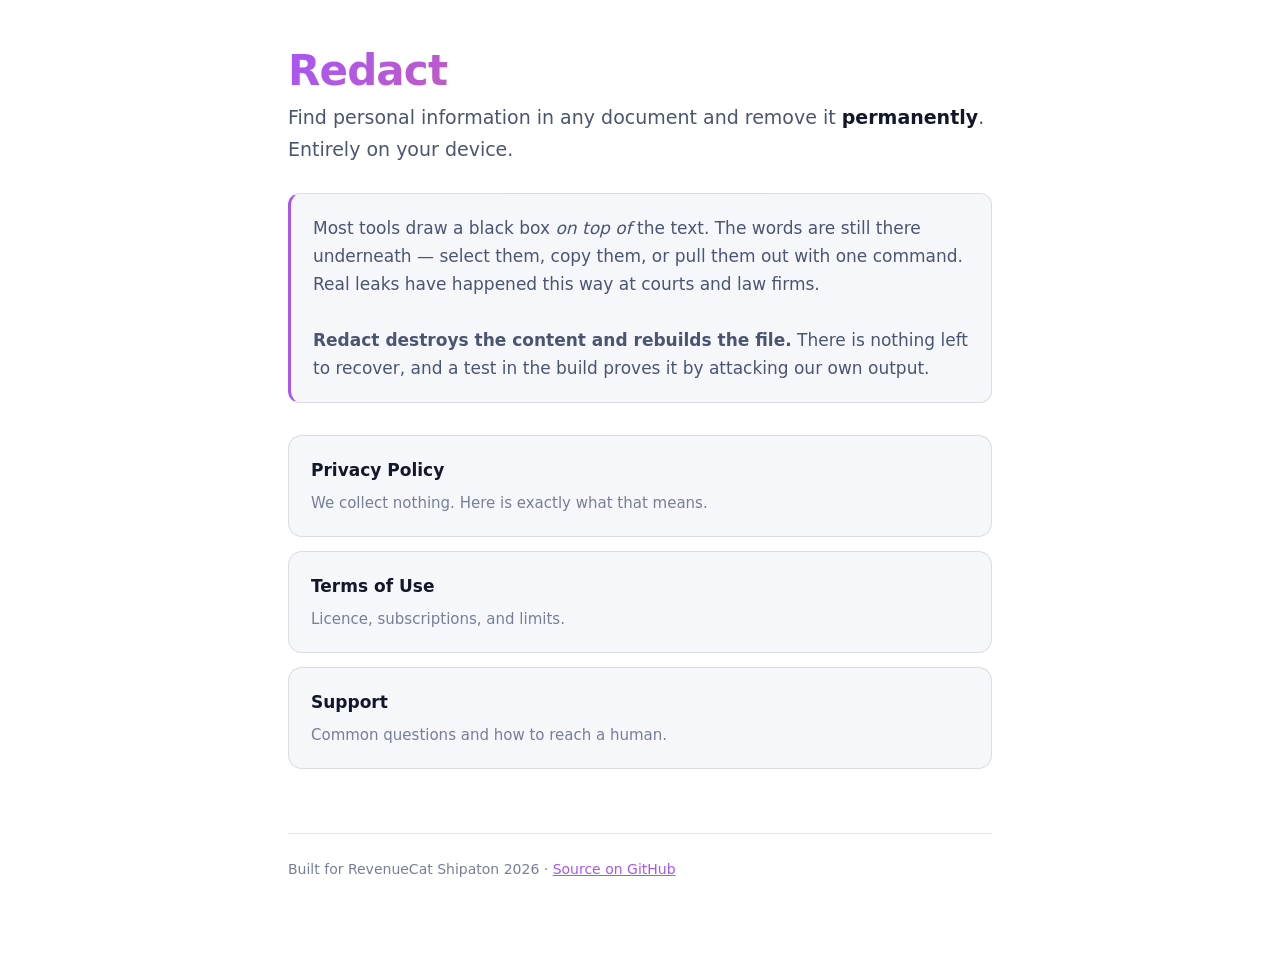
<file: index.html>
<!doctype html>
<html lang="en">
<head>
<meta charset="utf-8">
<meta name="viewport" content="width=device-width,initial-scale=1">
<title>Redact — permanent redaction for iOS</title>
<meta name="description" content="Find personal information in any document and remove it permanently. Entirely on your device.">
<link rel="stylesheet" href="style.css">
</head>
<body>
<main>
  <h1>Redact</h1>
  <p style="font-size:19px">Find personal information in any document and remove it
  <strong>permanently</strong>. Entirely on your device.</p>

  <div class="callout" style="margin-top:28px">
    Most tools draw a black box <em>on top of</em> the text. The words are still there underneath —
    select them, copy them, or pull them out with one command. Real leaks have happened this way at
    courts and law firms.
    <br><br>
    <strong>Redact destroys the content and rebuilds the file.</strong> There is nothing left to
    recover, and a test in the build proves it by attacking our own output.
  </div>

  <div class="tiles">
    <a class="tile" href="privacy.html"><b>Privacy Policy</b><span>We collect nothing. Here is exactly what that means.</span></a>
    <a class="tile" href="terms.html"><b>Terms of Use</b><span>Licence, subscriptions, and limits.</span></a>
    <a class="tile" href="support.html"><b>Support</b><span>Common questions and how to reach a human.</span></a>
  </div>

  <footer>
    Built for RevenueCat Shipaton 2026 ·
    <a href="https://github.com/selvar2/redact-revenue-cat" rel="noopener">Source on GitHub</a>
  </footer>
</main>
</body>
</html>
</file>
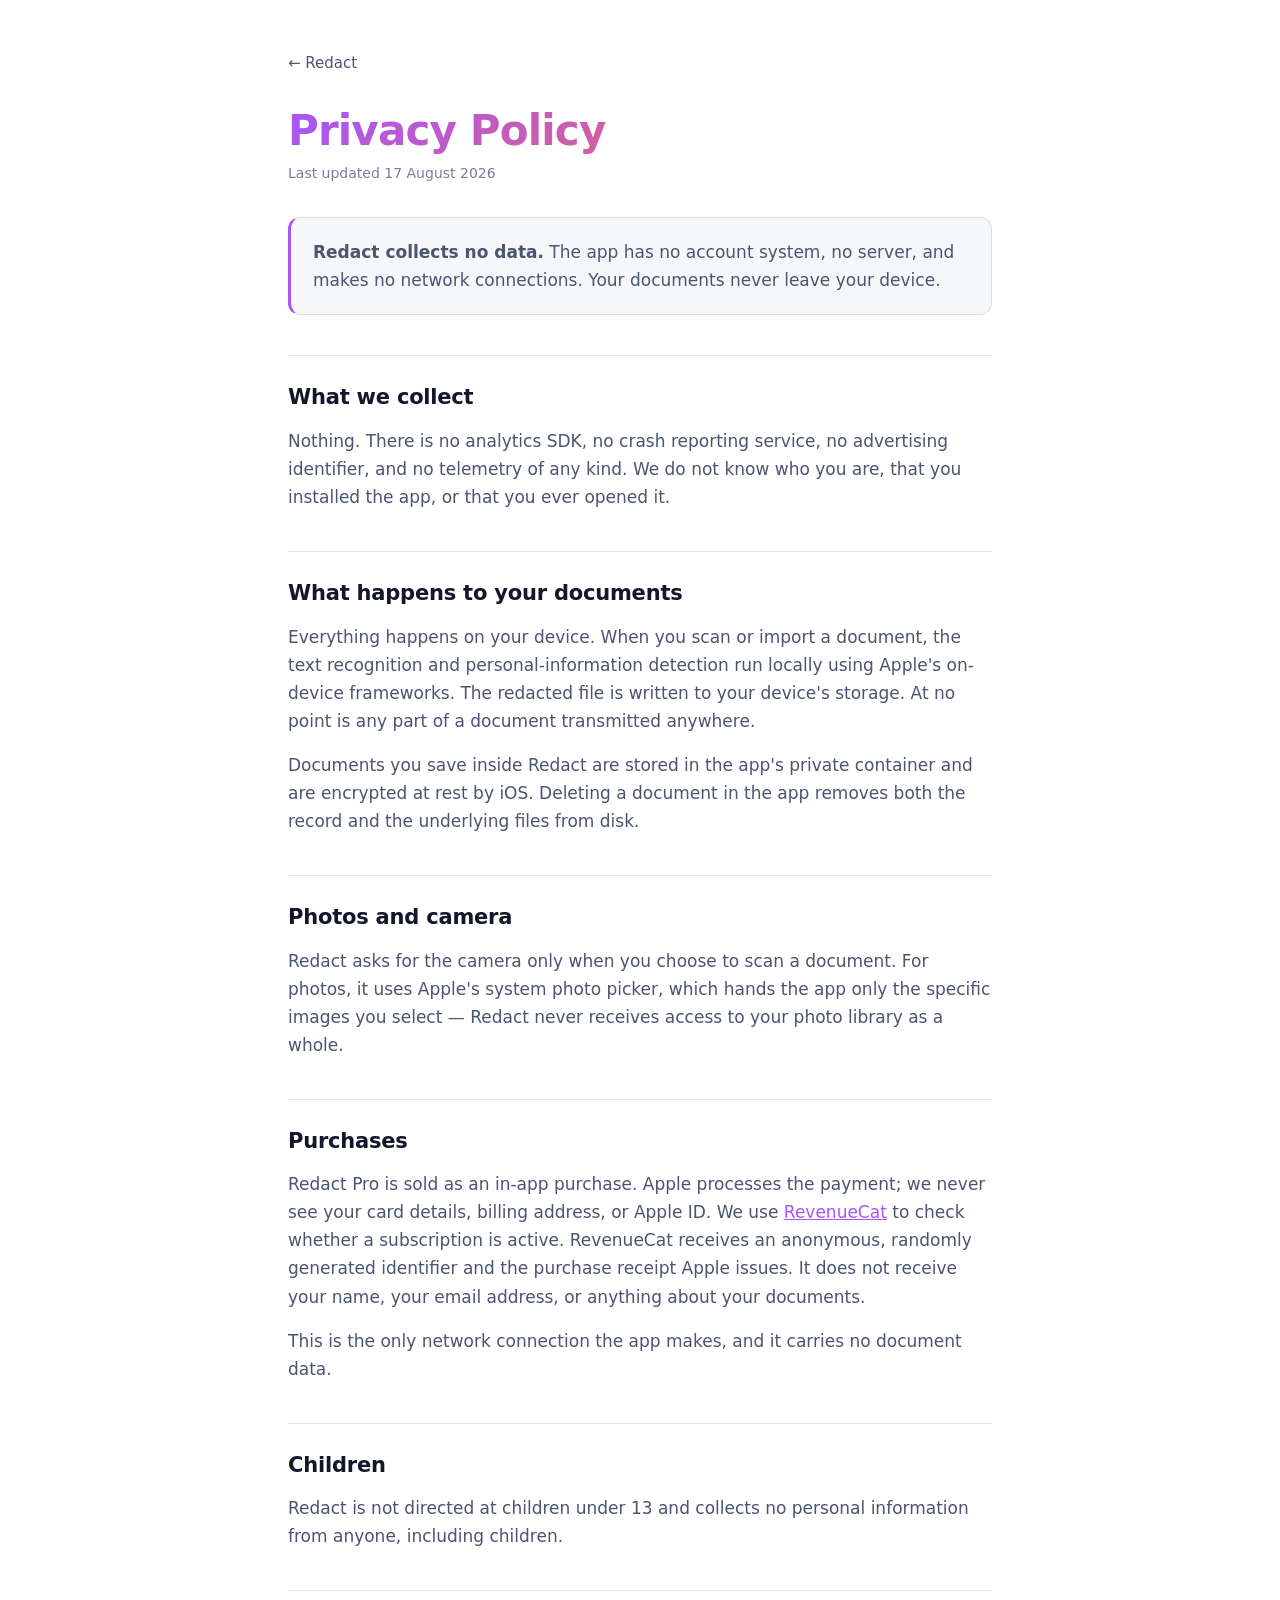
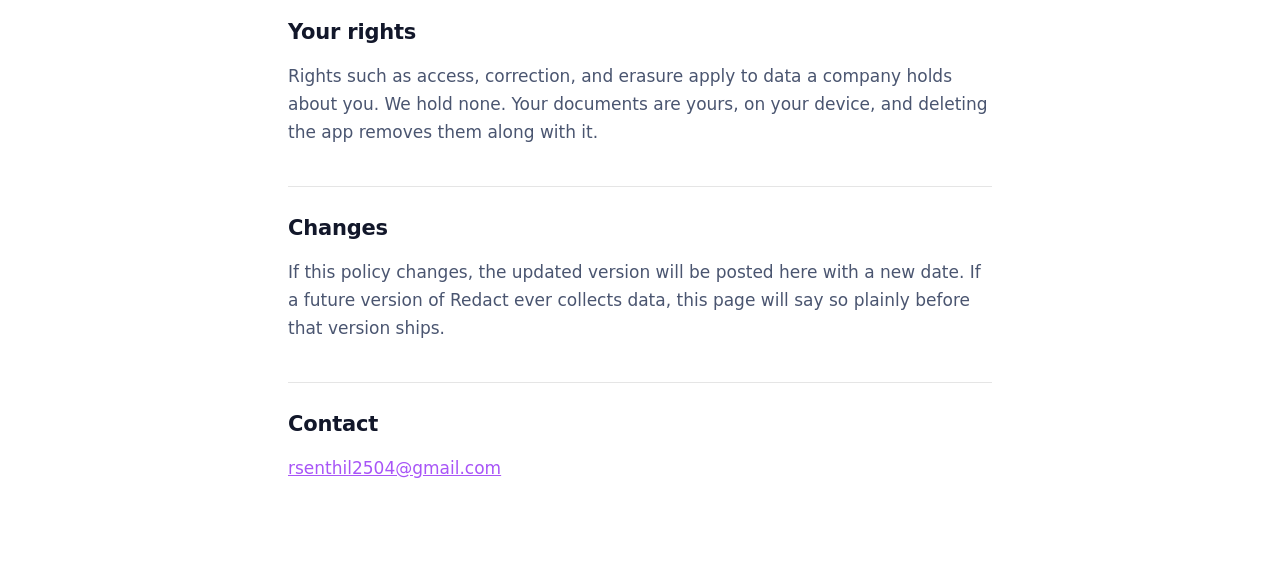
<file: privacy.html>
<!doctype html>
<html lang="en">
<head>
<meta charset="utf-8">
<meta name="viewport" content="width=device-width,initial-scale=1">
<title>Privacy Policy — Redact</title>
<link rel="stylesheet" href="style.css">
</head>
<body>
<main>
  <a class="back" href="./">← Redact</a>
  <h1>Privacy Policy</h1>
  <p class="meta">Last updated 17 August 2026</p>

  <div class="callout">
    <strong>Redact collects no data.</strong> The app has no account system, no server, and makes no
    network connections. Your documents never leave your device.
  </div>

  <h2>What we collect</h2>
  <p>Nothing. There is no analytics SDK, no crash reporting service, no advertising identifier, and
  no telemetry of any kind. We do not know who you are, that you installed the app, or that you ever
  opened it.</p>

  <h2>What happens to your documents</h2>
  <p>Everything happens on your device. When you scan or import a document, the text recognition and
  personal-information detection run locally using Apple's on-device frameworks. The redacted file is
  written to your device's storage. At no point is any part of a document transmitted anywhere.</p>
  <p>Documents you save inside Redact are stored in the app's private container and are encrypted at
  rest by iOS. Deleting a document in the app removes both the record and the underlying files from
  disk.</p>

  <h2>Photos and camera</h2>
  <p>Redact asks for the camera only when you choose to scan a document. For photos, it uses Apple's
  system photo picker, which hands the app only the specific images you select — Redact never
  receives access to your photo library as a whole.</p>

  <h2>Purchases</h2>
  <p>Redact Pro is sold as an in-app purchase. Apple processes the payment; we never see your card
  details, billing address, or Apple ID. We use <a href="https://www.revenuecat.com/privacy/"
  rel="noopener">RevenueCat</a> to check whether a subscription is active. RevenueCat receives an
  anonymous, randomly generated identifier and the purchase receipt Apple issues. It does not receive
  your name, your email address, or anything about your documents.</p>
  <p>This is the only network connection the app makes, and it carries no document data.</p>

  <h2>Children</h2>
  <p>Redact is not directed at children under 13 and collects no personal information from anyone,
  including children.</p>

  <h2>Your rights</h2>
  <p>Rights such as access, correction, and erasure apply to data a company holds about you. We hold
  none. Your documents are yours, on your device, and deleting the app removes them along with it.</p>

  <h2>Changes</h2>
  <p>If this policy changes, the updated version will be posted here with a new date. If a future
  version of Redact ever collects data, this page will say so plainly before that version ships.</p>

  <h2>Contact</h2>
  <p><a href="mailto:rsenthil2504@gmail.com">rsenthil2504@gmail.com</a></p>
</main>
</body>
</html>
</file>
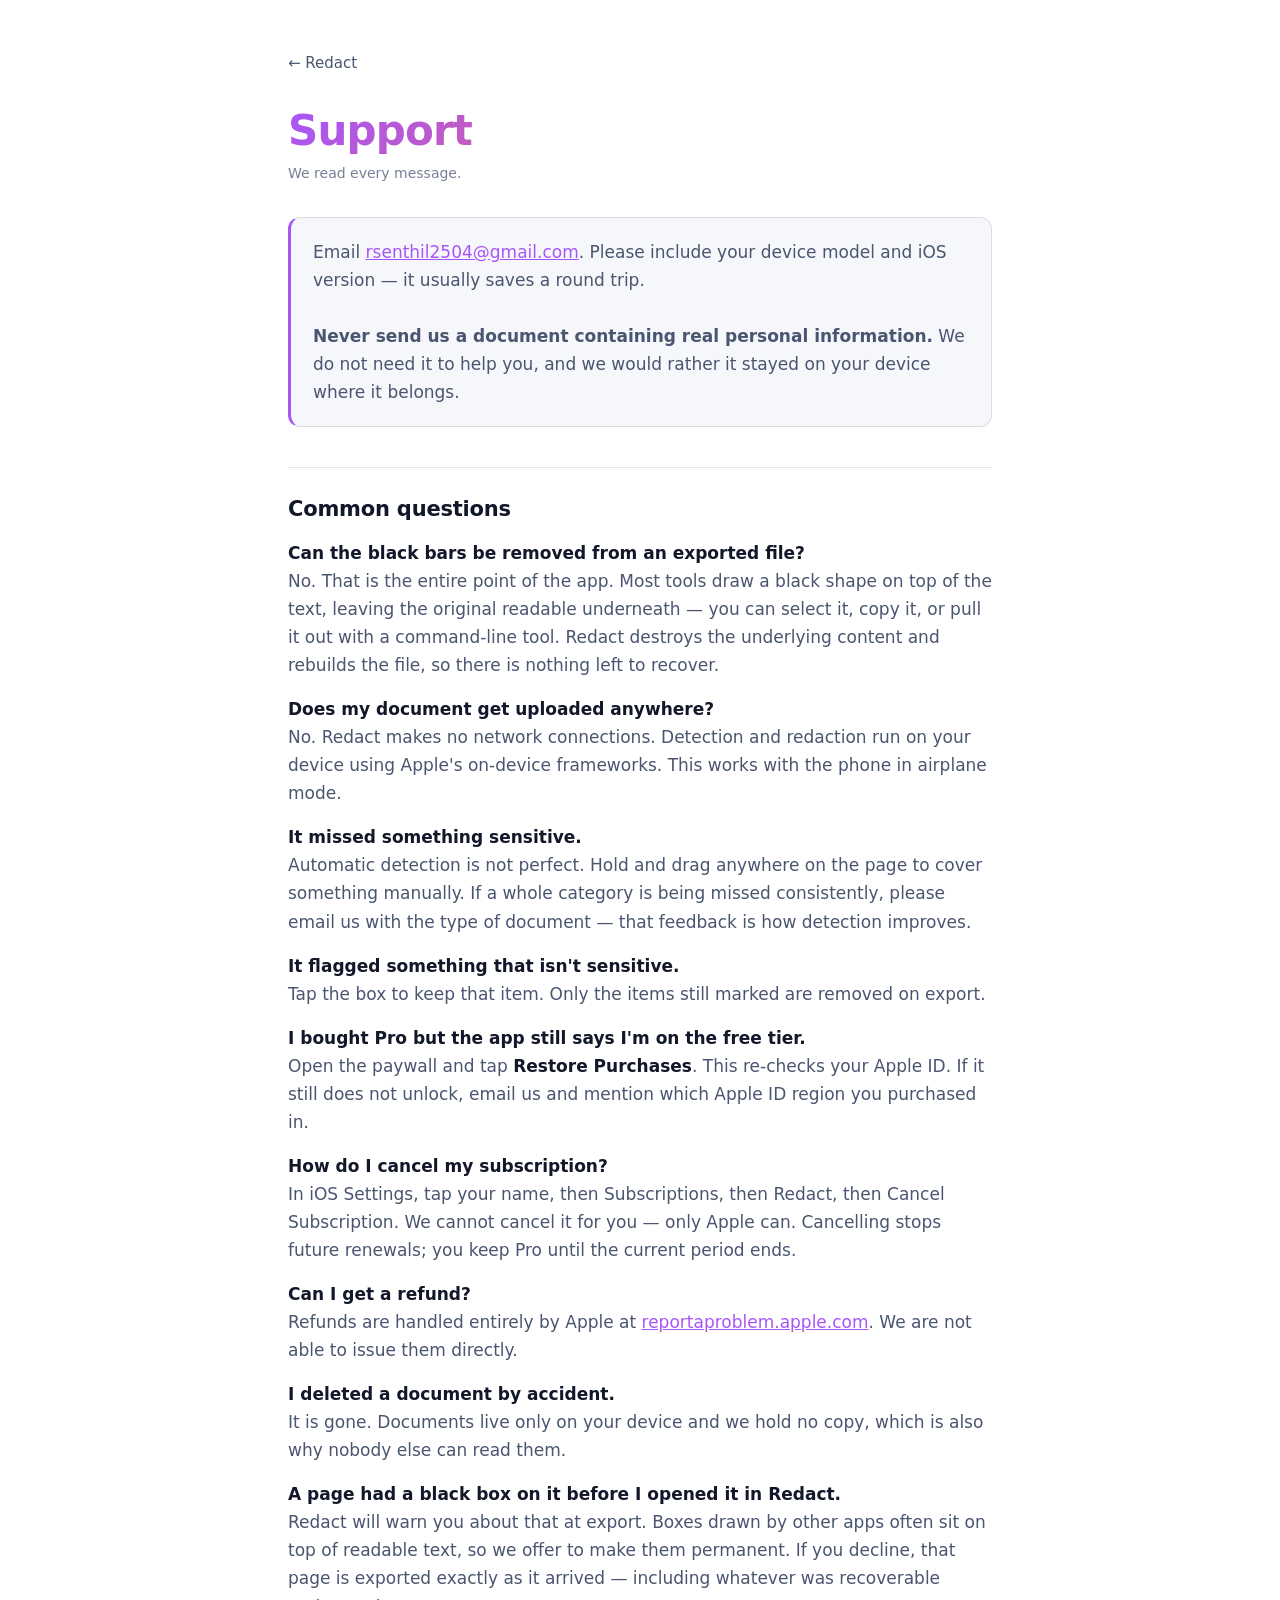
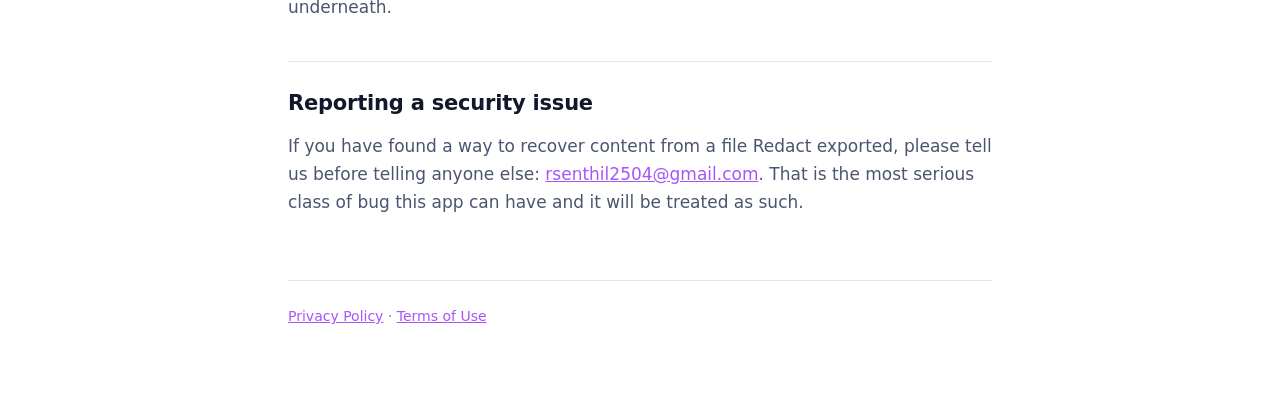
<file: support.html>
<!doctype html>
<html lang="en">
<head>
<meta charset="utf-8">
<meta name="viewport" content="width=device-width,initial-scale=1">
<title>Support — Redact</title>
<link rel="stylesheet" href="style.css">
</head>
<body>
<main>
  <a class="back" href="./">← Redact</a>
  <h1>Support</h1>
  <p class="meta">We read every message.</p>

  <div class="callout">
    Email <a href="mailto:rsenthil2504@gmail.com">rsenthil2504@gmail.com</a>. Please include your
    device model and iOS version — it usually saves a round trip.
    <br><br>
    <strong>Never send us a document containing real personal information.</strong> We do not need it
    to help you, and we would rather it stayed on your device where it belongs.
  </div>

  <h2>Common questions</h2>

  <p><strong>Can the black bars be removed from an exported file?</strong><br>
  No. That is the entire point of the app. Most tools draw a black shape on top of the text, leaving
  the original readable underneath — you can select it, copy it, or pull it out with a command-line
  tool. Redact destroys the underlying content and rebuilds the file, so there is nothing left to
  recover.</p>

  <p><strong>Does my document get uploaded anywhere?</strong><br>
  No. Redact makes no network connections. Detection and redaction run on your device using Apple's
  on-device frameworks. This works with the phone in airplane mode.</p>

  <p><strong>It missed something sensitive.</strong><br>
  Automatic detection is not perfect. Hold and drag anywhere on the page to cover something manually.
  If a whole category is being missed consistently, please email us with the type of document — that
  feedback is how detection improves.</p>

  <p><strong>It flagged something that isn't sensitive.</strong><br>
  Tap the box to keep that item. Only the items still marked are removed on export.</p>

  <p><strong>I bought Pro but the app still says I'm on the free tier.</strong><br>
  Open the paywall and tap <strong>Restore Purchases</strong>. This re-checks your Apple ID. If it
  still does not unlock, email us and mention which Apple ID region you purchased in.</p>

  <p><strong>How do I cancel my subscription?</strong><br>
  In iOS Settings, tap your name, then Subscriptions, then Redact, then Cancel Subscription. We
  cannot cancel it for you — only Apple can. Cancelling stops future renewals; you keep Pro until the
  current period ends.</p>

  <p><strong>Can I get a refund?</strong><br>
  Refunds are handled entirely by Apple at
  <a href="https://reportaproblem.apple.com" rel="noopener">reportaproblem.apple.com</a>. We are not
  able to issue them directly.</p>

  <p><strong>I deleted a document by accident.</strong><br>
  It is gone. Documents live only on your device and we hold no copy, which is also why nobody else
  can read them.</p>

  <p><strong>A page had a black box on it before I opened it in Redact.</strong><br>
  Redact will warn you about that at export. Boxes drawn by other apps often sit on top of readable
  text, so we offer to make them permanent. If you decline, that page is exported exactly as it
  arrived — including whatever was recoverable underneath.</p>

  <h2>Reporting a security issue</h2>
  <p>If you have found a way to recover content from a file Redact exported, please tell us before
  telling anyone else: <a href="mailto:rsenthil2504@gmail.com">rsenthil2504@gmail.com</a>. That is
  the most serious class of bug this app can have and it will be treated as such.</p>

  <footer>
    <a href="privacy.html">Privacy Policy</a> · <a href="terms.html">Terms of Use</a>
  </footer>
</main>
</body>
</html>
</file>
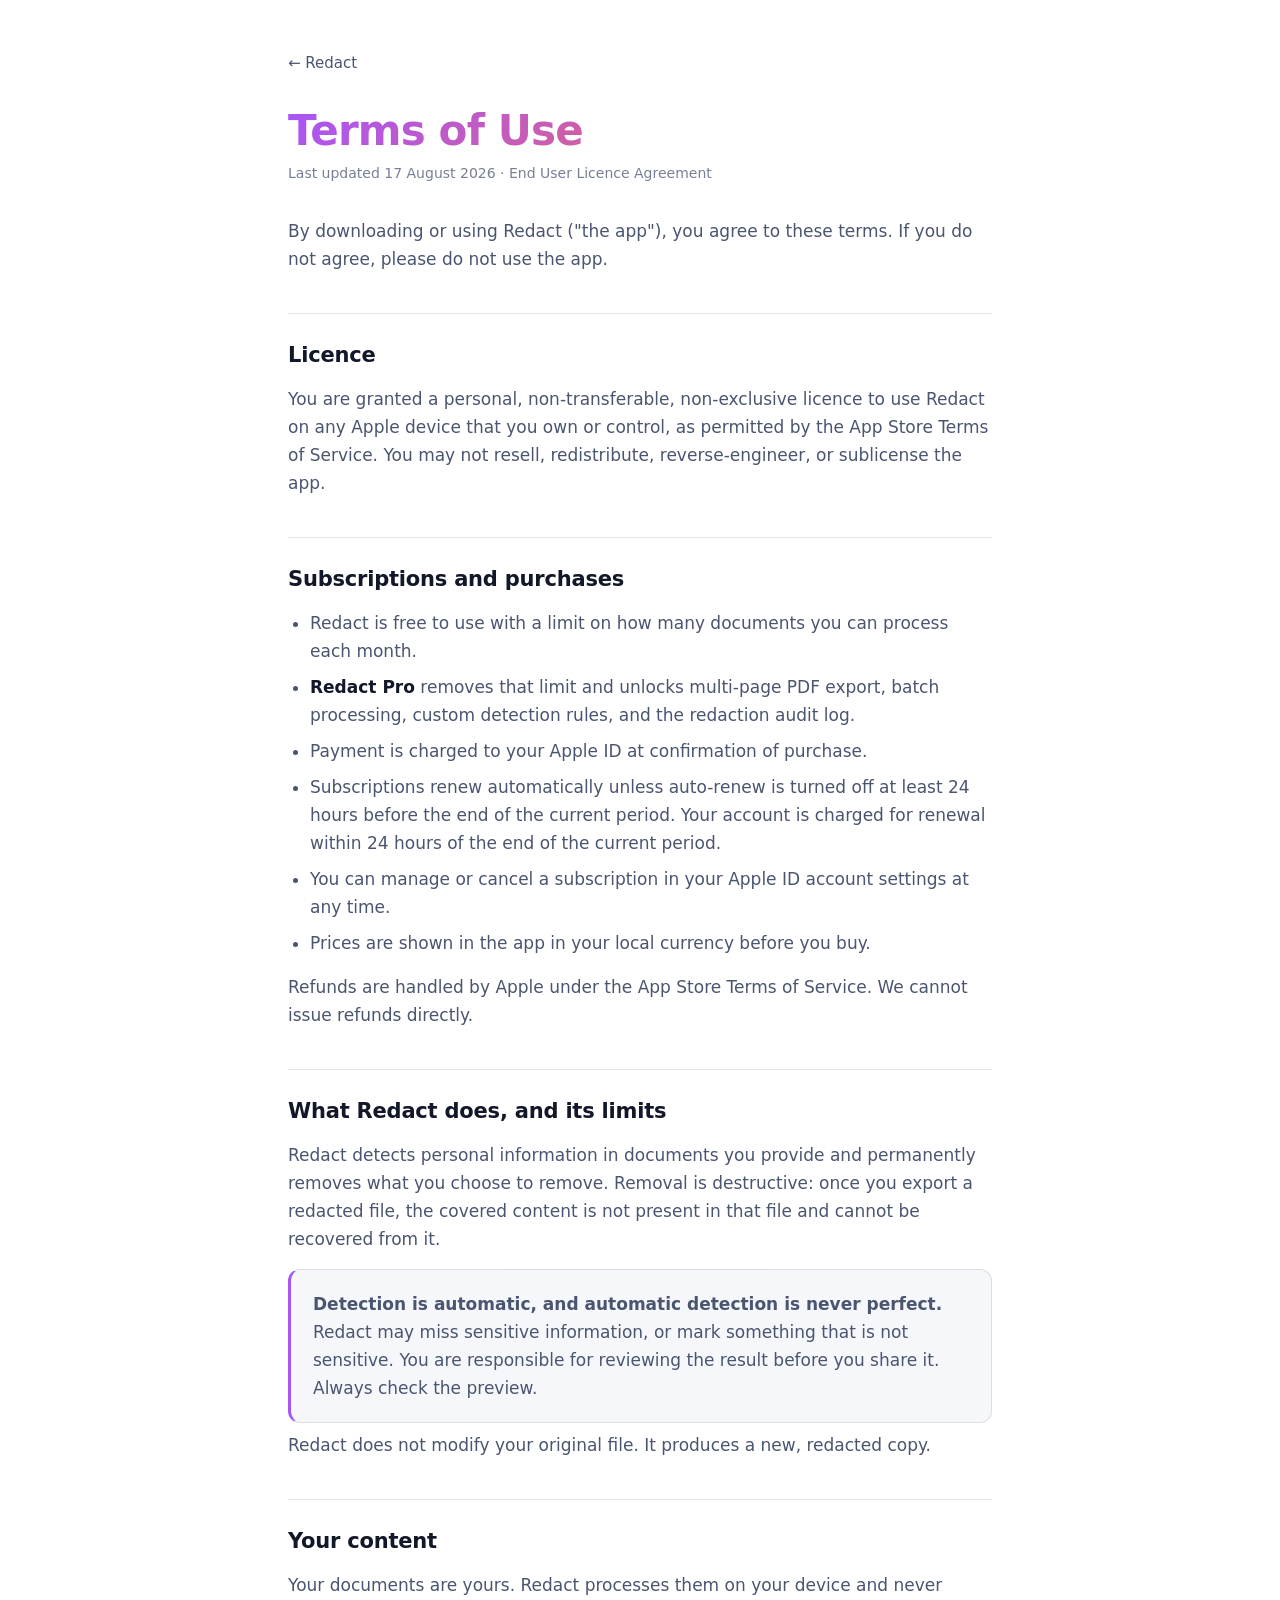
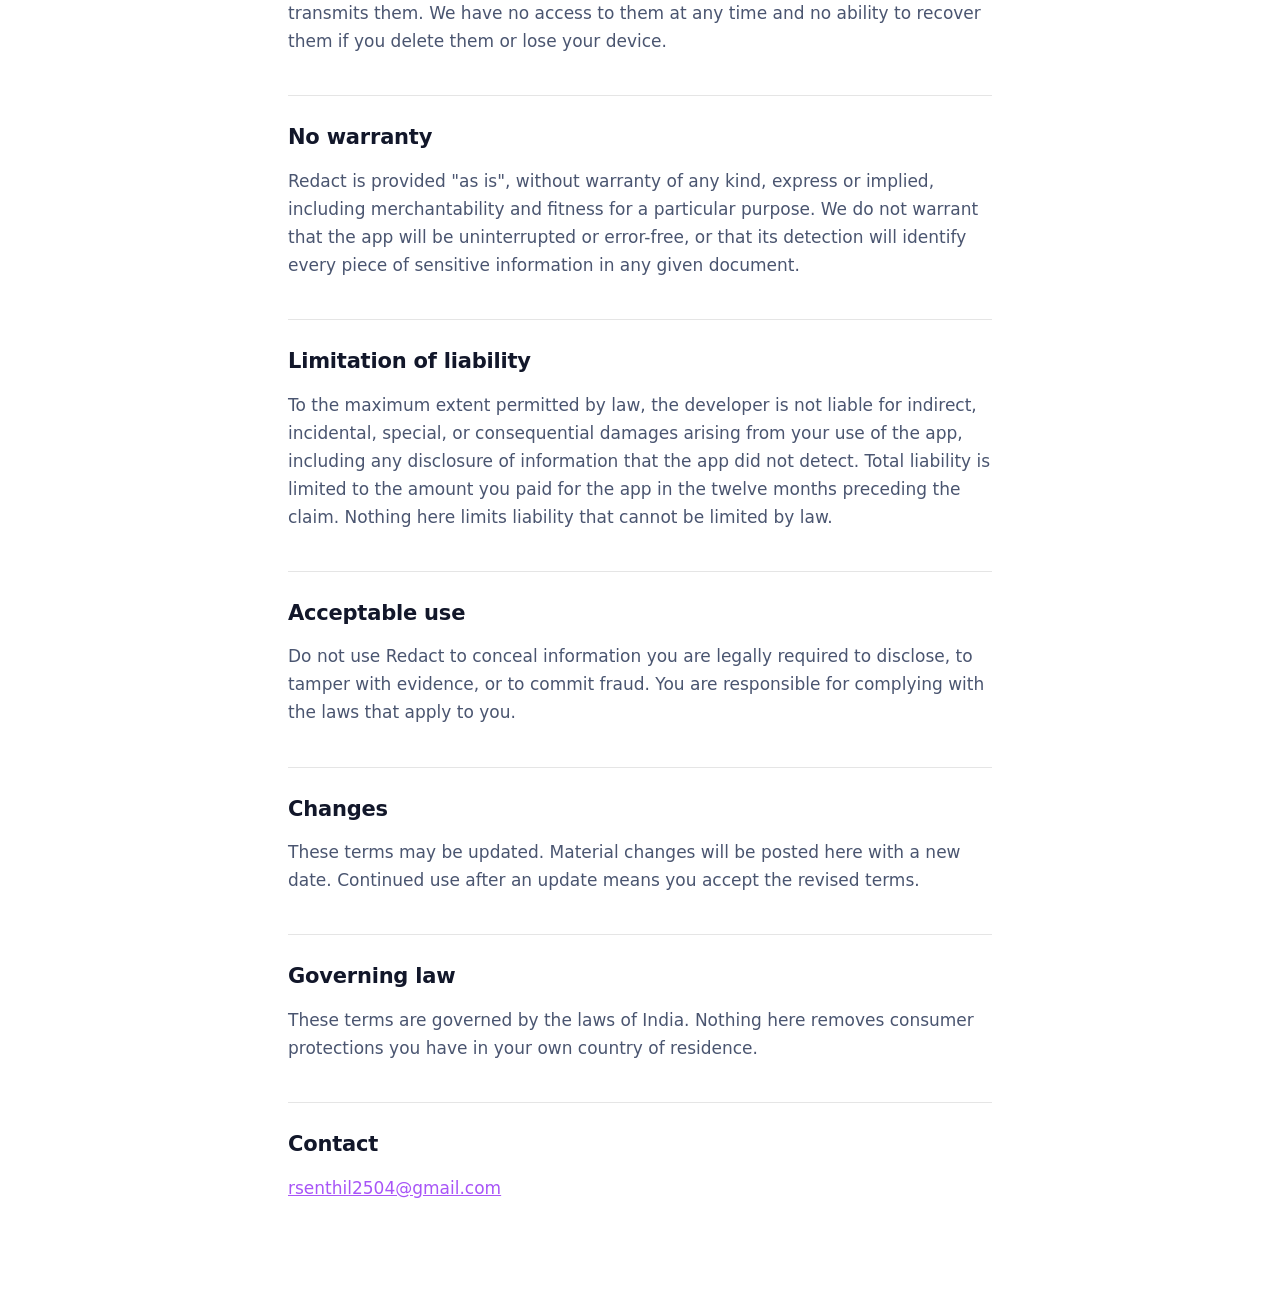
<file: terms.html>
<!doctype html>
<html lang="en">
<head>
<meta charset="utf-8">
<meta name="viewport" content="width=device-width,initial-scale=1">
<title>Terms of Use — Redact</title>
<link rel="stylesheet" href="style.css">
</head>
<body>
<main>
  <a class="back" href="./">← Redact</a>
  <h1>Terms of Use</h1>
  <p class="meta">Last updated 17 August 2026 · End User Licence Agreement</p>

  <p>By downloading or using Redact ("the app"), you agree to these terms. If you do not agree,
  please do not use the app.</p>

  <h2>Licence</h2>
  <p>You are granted a personal, non-transferable, non-exclusive licence to use Redact on any Apple
  device that you own or control, as permitted by the App Store Terms of Service. You may not resell,
  redistribute, reverse-engineer, or sublicense the app.</p>

  <h2>Subscriptions and purchases</h2>
  <ul>
    <li>Redact is free to use with a limit on how many documents you can process each month.</li>
    <li><strong>Redact Pro</strong> removes that limit and unlocks multi-page PDF export, batch
    processing, custom detection rules, and the redaction audit log.</li>
    <li>Payment is charged to your Apple ID at confirmation of purchase.</li>
    <li>Subscriptions renew automatically unless auto-renew is turned off at least 24 hours before
    the end of the current period. Your account is charged for renewal within 24 hours of the end of
    the current period.</li>
    <li>You can manage or cancel a subscription in your Apple ID account settings at any time.</li>
    <li>Prices are shown in the app in your local currency before you buy.</li>
  </ul>
  <p>Refunds are handled by Apple under the App Store Terms of Service. We cannot issue refunds
  directly.</p>

  <h2>What Redact does, and its limits</h2>
  <p>Redact detects personal information in documents you provide and permanently removes what you
  choose to remove. Removal is destructive: once you export a redacted file, the covered content is
  not present in that file and cannot be recovered from it.</p>
  <div class="callout">
    <strong>Detection is automatic, and automatic detection is never perfect.</strong> Redact may
    miss sensitive information, or mark something that is not sensitive. You are responsible for
    reviewing the result before you share it. Always check the preview.
  </div>
  <p>Redact does not modify your original file. It produces a new, redacted copy.</p>

  <h2>Your content</h2>
  <p>Your documents are yours. Redact processes them on your device and never transmits them. We have
  no access to them at any time and no ability to recover them if you delete them or lose your device.</p>

  <h2>No warranty</h2>
  <p>Redact is provided "as is", without warranty of any kind, express or implied, including
  merchantability and fitness for a particular purpose. We do not warrant that the app will be
  uninterrupted or error-free, or that its detection will identify every piece of sensitive
  information in any given document.</p>

  <h2>Limitation of liability</h2>
  <p>To the maximum extent permitted by law, the developer is not liable for indirect, incidental,
  special, or consequential damages arising from your use of the app, including any disclosure of
  information that the app did not detect. Total liability is limited to the amount you paid for the
  app in the twelve months preceding the claim. Nothing here limits liability that cannot be limited
  by law.</p>

  <h2>Acceptable use</h2>
  <p>Do not use Redact to conceal information you are legally required to disclose, to tamper with
  evidence, or to commit fraud. You are responsible for complying with the laws that apply to you.</p>

  <h2>Changes</h2>
  <p>These terms may be updated. Material changes will be posted here with a new date. Continued use
  after an update means you accept the revised terms.</p>

  <h2>Governing law</h2>
  <p>These terms are governed by the laws of India. Nothing here removes consumer protections you
  have in your own country of residence.</p>

  <h2>Contact</h2>
  <p><a href="mailto:rsenthil2504@gmail.com">rsenthil2504@gmail.com</a></p>
</main>
</body>
</html>
</file>
<file: style.css>
/* Redact — legal pages.
   Deliberately plain and fast: App Review opens these on a slow connection, and a
   privacy policy that needs a CDN to render is a bad look for an app whose claim is
   that it never touches the network. No external requests of any kind. */

:root {
  --bg: #0a0e1a;
  --surface: #131a2e;
  --text: #edf1fa;
  --muted: #93a0bf;
  --faint: #5a6782;
  --violet: #a855f7;
  --amber: #ff6b3d;
  --line: rgba(255, 255, 255, 0.08);
}

* { box-sizing: border-box; margin: 0; padding: 0; }

body {
  background: var(--bg);
  color: var(--text);
  font: 400 17px/1.65 -apple-system, BlinkMacSystemFont, "Segoe UI", system-ui, sans-serif;
  -webkit-text-size-adjust: 100%;
  padding: 0 20px 80px;
}

main { max-width: 44rem; margin: 0 auto; padding-top: 48px; }

.back {
  display: inline-block;
  margin-bottom: 32px;
  color: var(--muted);
  text-decoration: none;
  font-size: 15px;
}
.back:hover { color: var(--text); }

h1 {
  font-size: clamp(30px, 6vw, 42px);
  line-height: 1.1;
  letter-spacing: -0.02em;
  background: linear-gradient(135deg, var(--violet), var(--amber));
  -webkit-background-clip: text;
  background-clip: text;
  -webkit-text-fill-color: transparent;
  margin-bottom: 8px;
}

h2 {
  font-size: 21px;
  letter-spacing: -0.01em;
  margin: 40px 0 12px;
  padding-top: 24px;
  border-top: 1px solid var(--line);
}

.meta { color: var(--faint); font-size: 14px; margin-bottom: 32px; }

p { color: var(--muted); margin-bottom: 16px; }
p strong, li strong { color: var(--text); font-weight: 600; }

ul { color: var(--muted); margin: 0 0 16px 22px; }
li { margin-bottom: 8px; }

a { color: var(--violet); }
a:hover { color: var(--amber); }

.callout {
  background: var(--surface);
  border: 1px solid var(--line);
  border-left: 3px solid var(--violet);
  border-radius: 12px;
  padding: 20px 22px;
  color: var(--muted);
  margin-bottom: 8px;
}

.tiles { display: grid; gap: 14px; margin-top: 32px; }
.tile {
  display: block;
  background: var(--surface);
  border: 1px solid var(--line);
  border-radius: 14px;
  padding: 20px 22px;
  text-decoration: none;
  transition: border-color 0.2s, transform 0.2s;
}
.tile:hover { border-color: rgba(168, 85, 247, 0.4); transform: translateY(-2px); }
.tile b { display: block; color: var(--text); font-size: 17px; margin-bottom: 4px; }
.tile span { color: var(--faint); font-size: 15px; }

footer {
  margin-top: 64px;
  padding-top: 24px;
  border-top: 1px solid var(--line);
  color: var(--faint);
  font-size: 14px;
}

/* The pages are dark by design, matching the app. Respect a light preference anyway —
   some readers force it, and unreadable legal text helps nobody. */
@media (prefers-color-scheme: light) {
  :root {
    --bg: #ffffff; --surface: #f6f7fb; --text: #12172a;
    --muted: #4a5570; --faint: #767f96; --line: rgba(0, 0, 0, 0.1);
  }
}
</file>
